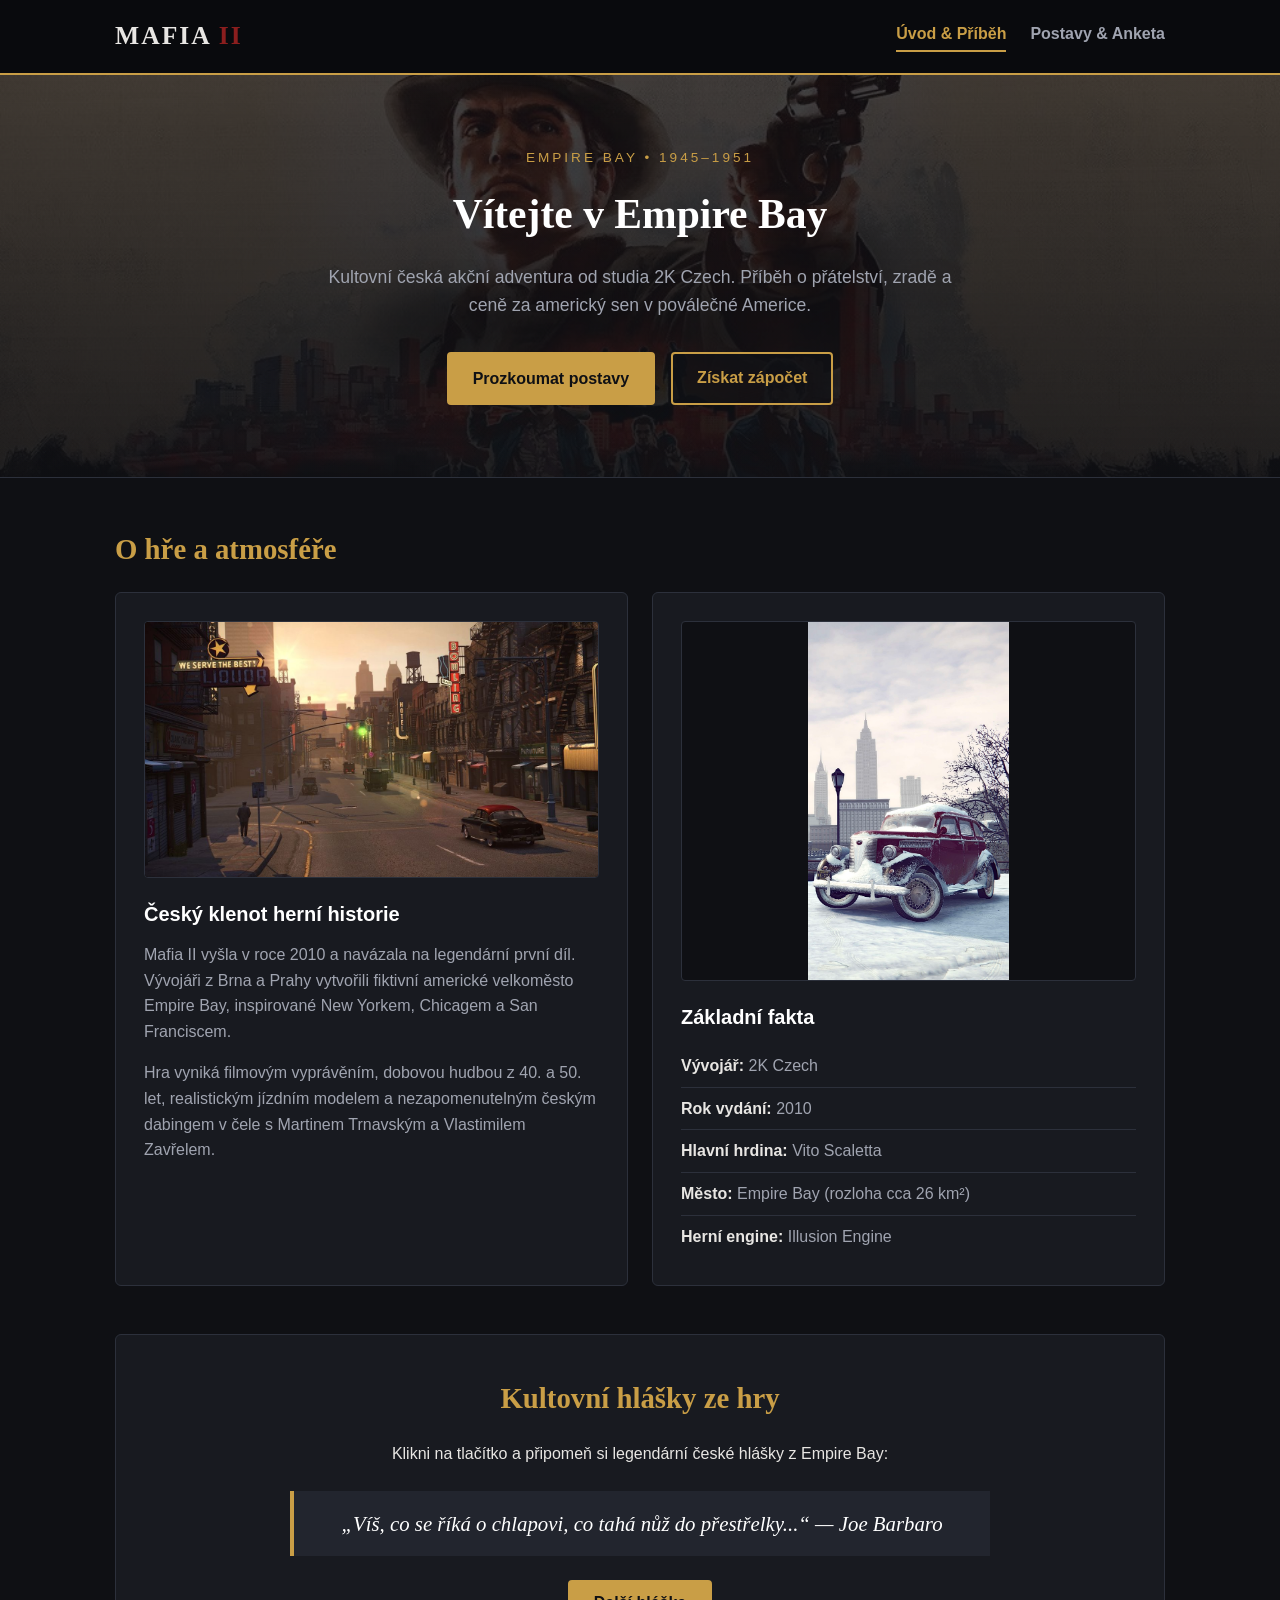
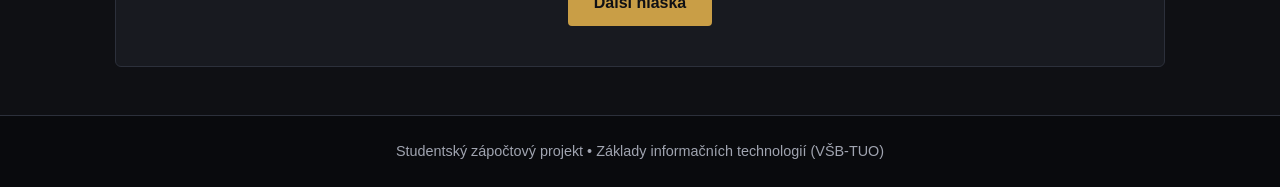
<file: index.html>
<!DOCTYPE html>
<html lang="cs">
<head>
    <meta charset="UTF-8">
    <meta name="viewport" content="width=device-width, initial-scale=1.0">
    <title>Mafia II – Empire Bay | Fanouškovský web</title>
    <link rel="stylesheet" href="style.css">
</head>
<body>
    <header class="site-header">
        <div class="container nav-wrapper">
            <a href="index.html" class="logo">MAFIA <span>II</span></a>
            <nav class="main-nav">
                <a href="index.html" class="active">Úvod &amp; Příběh</a>
                <a href="postavy.html">Postavy &amp; Anketa</a>
            </nav>
        </div>
    </header>

    <section class="hero">
        <div class="container hero-content">
            <p class="subtitle">Empire Bay • 1945–1951</p>
            <h1>Vítejte v Empire Bay</h1>
            <p class="hero-text">
                Kultovní česká akční adventura od studia 2K Czech. Příběh o přátelství, zradě 
                a ceně za americký sen v poválečné Americe.
            </p>
            <div class="hero-buttons">
                <a href="postavy.html" class="btn">Prozkoumat postavy</a>
                <button id="zapocet-btn" class="btn btn-outline">Získat zápočet</button>
            </div>

            <div id="zapocet-box" class="zapocet-alert" aria-live="polite">
                <p class="zapocet-quote">„Promiň, mladej, zápočet nebyl součástí dohody.“</p>
                <span class="zapocet-author">— Leo Galante</span>
            </div>
        </div>
    </section>

    <main class="container">
        <section class="section">
            <h2>O hře a atmosféře</h2>
            <div class="grid-2">
                <div class="card">
                    <img src="empire.jpg" alt="Atmosféra města Empire Bay ve hře Mafia II" class="card-img" onerror="this.style.display='none'">
                    <h3>Český klenot herní historie</h3>
                    <p>
                        Mafia II vyšla v roce 2010 a navázala na legendární první díl. Vývojáři z Brna a Prahy 
                        vytvořili fiktivní americké velkoměsto Empire Bay, inspirované New Yorkem, Chicagem a San Franciscem.
                    </p>
                    <p>
                        Hra vyniká filmovým vyprávěním, dobovou hudbou z 40. a 50. let, realistickým jízdním modelem 
                        a nezapomenutelným českým dabingem v čele s Martinem Trnavským a Vlastimilem Zavřelem.
                    </p>
                </div>
                <div class="card">
                    <img src="cars.jpg" alt="Dobová auta v Empire Bay" class="card-img" onerror="this.style.display='none'">
                    <h3>Základní fakta</h3>
                    <ul class="fact-list">
                        <li><strong>Vývojář:</strong> 2K Czech</li>
                        <li><strong>Rok vydání:</strong> 2010</li>
                        <li><strong>Hlavní hrdina:</strong> Vito Scaletta</li>
                        <li><strong>Město:</strong> Empire Bay (rozloha cca 26 km²)</li>
                        <li><strong>Herní engine:</strong> Illusion Engine</li>
                    </ul>
                </div>
            </div>
        </section>

        <section class="section quote-box">
            <h2>Kultovní hlášky ze hry</h2>
            <p class="quote-intro">Klikni na tlačítko a připomeň si legendární české hlášky z Empire Bay:</p>
            <blockquote id="quote-display">
                „Víš, co se říká o chlapovi, co tahá nůž do přestřelky...“ — Joe Barbaro
            </blockquote>
            <button id="new-quote-btn" class="btn">Další hláška</button>
        </section>
    </main>

    <footer class="site-footer">
        <div class="container">
            <p>Studentský zápočtový projekt • Základy informačních technologií (VŠB-TUO)</p>
        </div>
    </footer>

    <script src="script.js"></script>
</body>
</html>
</file>
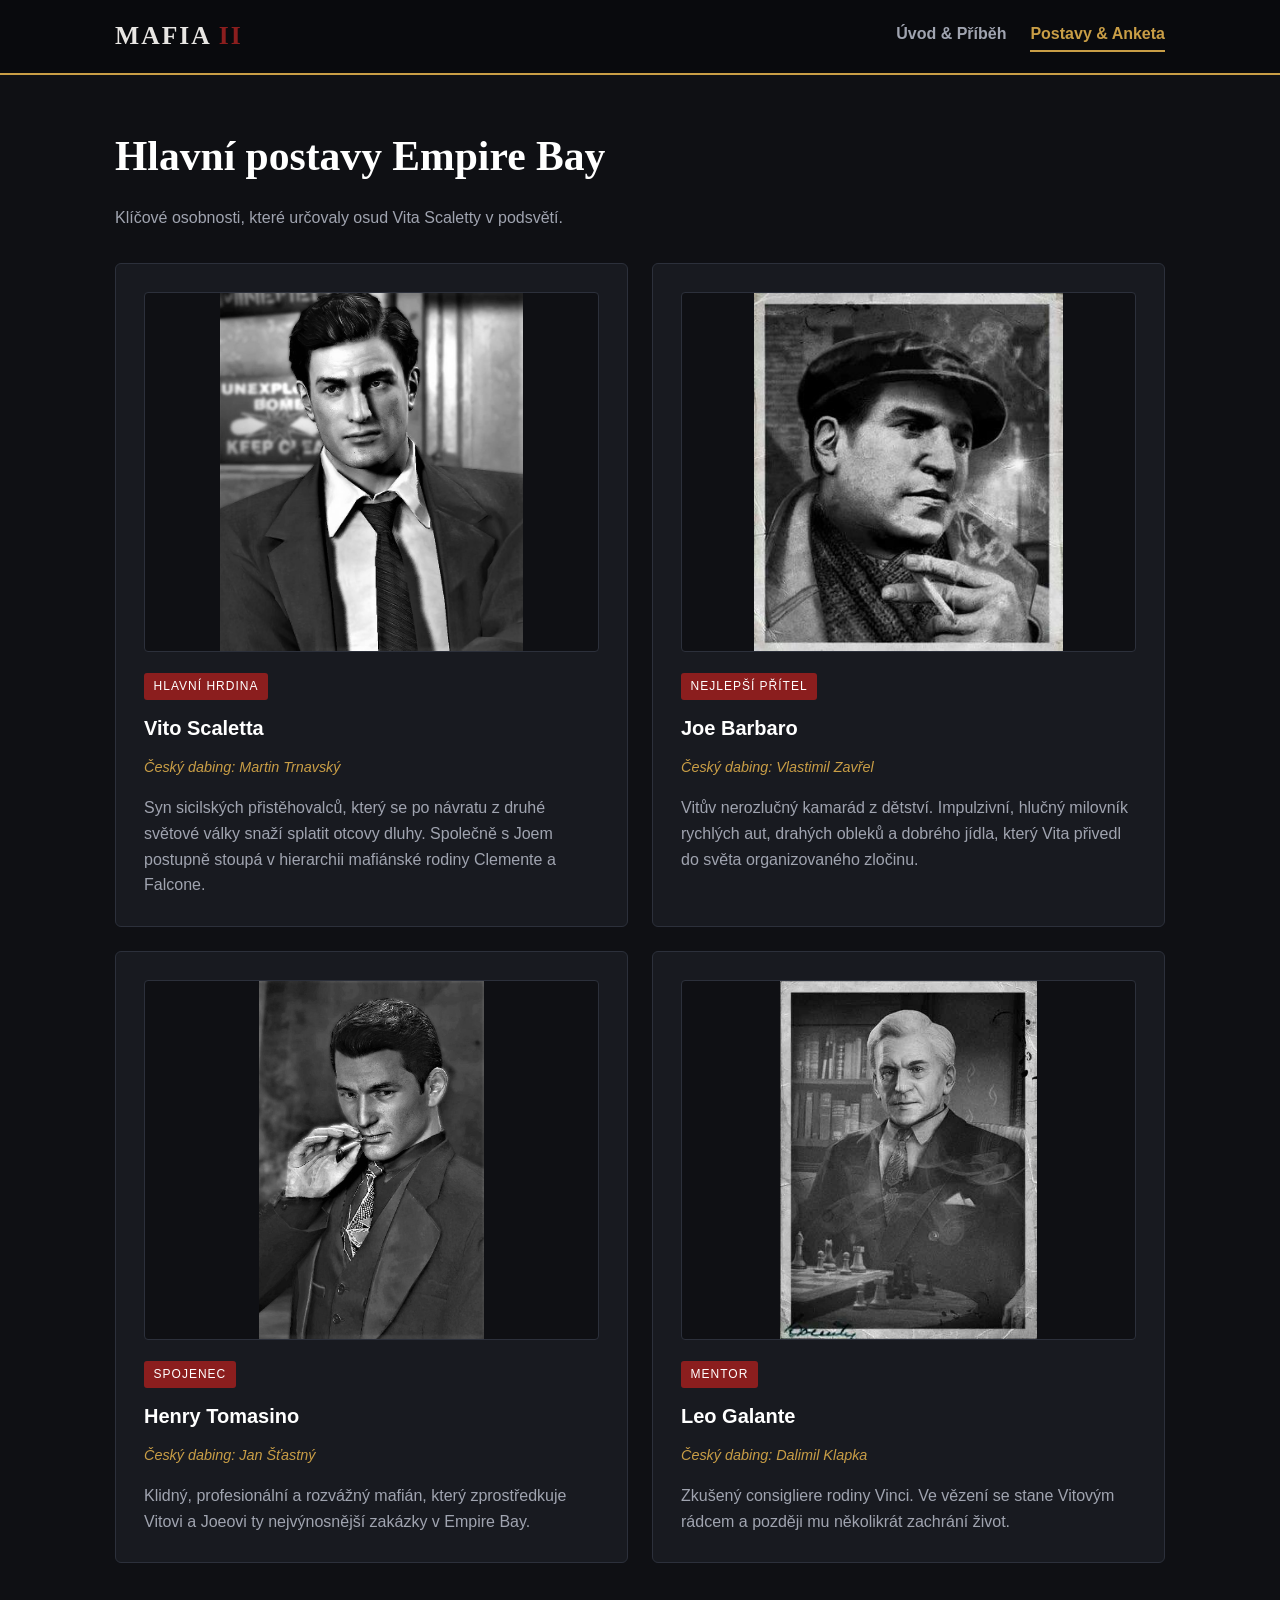
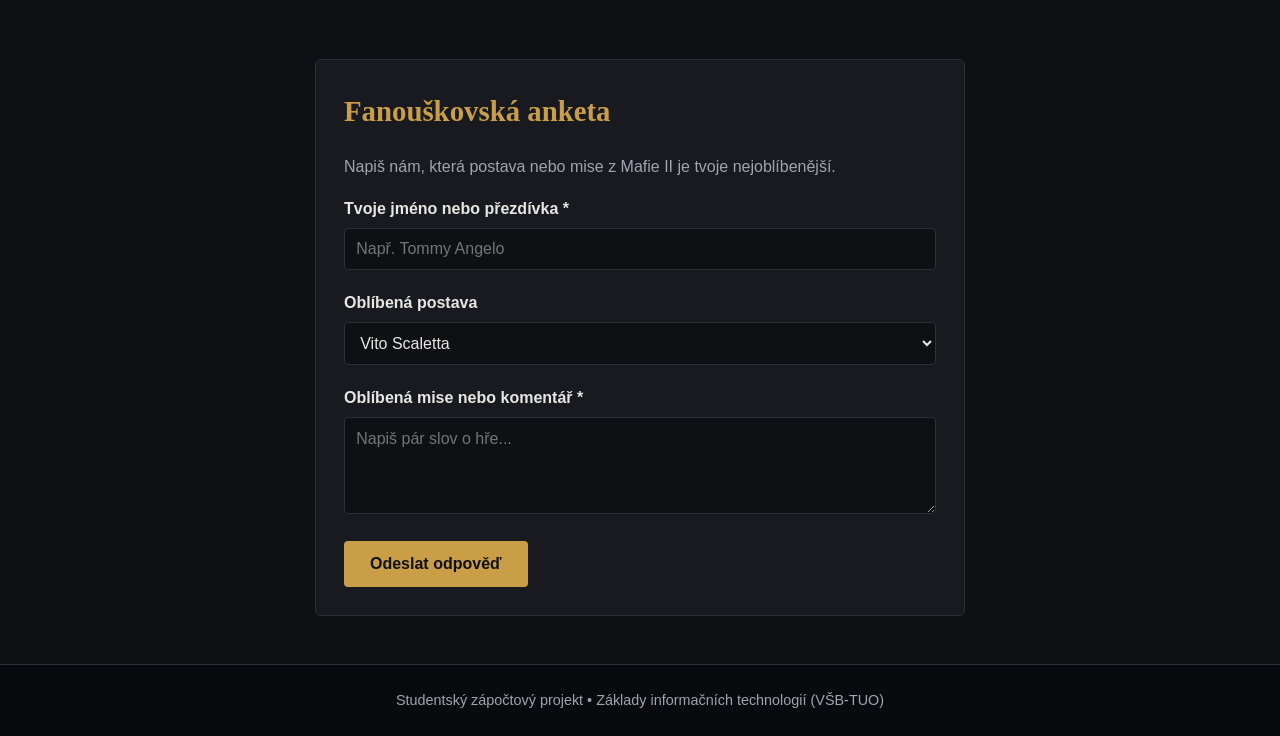
<file: postavy.html>
<!DOCTYPE html>
<html lang="cs">
<head>
    <meta charset="UTF-8">
    <meta name="viewport" content="width=device-width, initial-scale=1.0">
    <title>Postavy &amp; Anketa | Mafia II</title>
    <link rel="stylesheet" href="style.css">
</head>
<body>
    <header class="site-header">
        <div class="container nav-wrapper">
            <a href="index.html" class="logo">MAFIA <span>II</span></a>
            <nav class="main-nav">
                <a href="index.html">Úvod &amp; Příběh</a>
                <a href="postavy.html" class="active">Postavy &amp; Anketa</a>
            </nav>
        </div>
    </header>

    <main class="container">
        <section class="section">
            <h1>Hlavní postavy Empire Bay</h1>
            <p class="section-desc">Klíčové osobnosti, které určovaly osud Vita Scaletty v podsvětí.</p>

            <div class="grid-2">
                <article class="card character-card">
                    <img src="vito.jpg" alt="Vito Scaletta" class="char-img" onerror="this.style.display='none'">
                    <span class="badge">Hlavní hrdina</span>
                    <h3>Vito Scaletta</h3>
                    <p class="actor">Český dabing: Martin Trnavský</p>
                    <p>
                        Syn sicilských přistěhovalců, který se po návratu z druhé světové války snaží splatit 
                        otcovy dluhy. Společně s Joem postupně stoupá v hierarchii mafiánské rodiny Clemente a Falcone.
                    </p>
                </article>

                <article class="card character-card">
                    <img src="joe.jpg" alt="Joe Barbaro" class="char-img" onerror="this.style.display='none'">
                    <span class="badge">Nejlepší přítel</span>
                    <h3>Joe Barbaro</h3>
                    <p class="actor">Český dabing: Vlastimil Zavřel</p>
                    <p>
                        Vitův nerozlučný kamarád z dětství. Impulzivní, hlučný milovník rychlých aut, drahých obleků 
                        a dobrého jídla, který Vita přivedl do světa organizovaného zločinu.
                    </p>
                </article>

                <article class="card character-card">
                    <img src="henry.jpg" alt="Henry Tomasino" class="char-img" onerror="this.style.display='none'">
                    <span class="badge">Spojenec</span>
                    <h3>Henry Tomasino</h3>
                    <p class="actor">Český dabing: Jan Šťastný</p>
                    <p>
                        Klidný, profesionální a rozvážný mafián, který zprostředkuje Vitovi a Joeovi ty nejvýnosnější 
                        zakázky v Empire Bay.
                    </p>
                </article>

                <article class="card character-card">
                    <img src="leo.jpg" alt="Leo Galante" class="char-img" onerror="this.style.display='none'">
                    <span class="badge">Mentor</span>
                    <h3>Leo Galante</h3>
                    <p class="actor">Český dabing: Dalimil Klapka</p>
                    <p>
                        Zkušený consigliere rodiny Vinci. Ve vězení se stane Vitovým rádcem a později mu 
                        několikrát zachrání život.
                    </p>
                </article>
            </div>
        </section>

        <section class="section">
            <div class="card form-card">
                <h2>Fanouškovská anketa</h2>
                <p>Napiš nám, která postava nebo mise z Mafie II je tvoje nejoblíbenější.</p>

                <form id="fan-form" novalidate>
                    <div class="form-group">
                        <label for="username">Tvoje jméno nebo přezdívka *</label>
                        <input type="text" id="username" name="username" placeholder="Např. Tommy Angelo">
                    </div>

                    <div class="form-group">
                        <label for="favorite">Oblíbená postava</label>
                        <select id="favorite" name="favorite">
                            <option value="Vito Scaletta">Vito Scaletta</option>
                            <option value="Joe Barbaro">Joe Barbaro</option>
                            <option value="Henry Tomasino">Henry Tomasino</option>
                            <option value="Leo Galante">Leo Galante</option>
                        </select>
                    </div>

                    <div class="form-group">
                        <label for="message">Oblíbená mise nebo komentář *</label>
                        <textarea id="message" name="message" rows="4" placeholder="Napiš pár slov o hře..."></textarea>
                    </div>

                    <button type="submit" class="btn">Odeslat odpověď</button>
                </form>

                <div id="form-feedback" class="feedback" aria-live="polite"></div>
            </div>
        </section>
    </main>

    <footer class="site-footer">
        <div class="container">
            <p>Studentský zápočtový projekt • Základy informačních technologií (VŠB-TUO)</p>
        </div>
    </footer>

    <script src="script.js"></script>
</body>
</html>
</file>
<file: style.css>
:root {
    --bg-main: #0f1014;
    --bg-card: #181a20;
    --bg-accent: #22252e;
    --text-main: #e8e6e3;
    --text-muted: #a0a4b0;
    --gold: #c99e46;
    --gold-hover: #dfb358;
    --red-accent: #8b1e1e;
    --border: #2c303b;
}

* {
    box-sizing: border-box;
    margin: 0;
    padding: 0;
}

body {
    font-family: 'Segoe UI', Tahoma, Geneva, Verdana, sans-serif;
    background-color: var(--bg-main);
    color: var(--text-main);
    line-height: 1.6;
}

.container {
    width: 90%;
    max-width: 1050px;
    margin: 0 auto;
}

.site-header {
    background-color: #090a0d;
    border-bottom: 2px solid var(--gold);
    padding: 1rem 0;
    position: sticky;
    top: 0;
    z-index: 100;
}

.nav-wrapper {
    display: flex;
    justify-content: space-between;
    align-items: center;
    gap: 1rem;
}

.logo {
    font-family: Georgia, 'Times New Roman', serif;
    font-size: 1.6rem;
    font-weight: bold;
    color: var(--text-main);
    text-decoration: none;
    letter-spacing: 2px;
}

.logo span {
    color: var(--red-accent);
}

.main-nav {
    display: flex;
    gap: 1.5rem;
}

.main-nav a {
    color: var(--text-muted);
    text-decoration: none;
    font-weight: 600;
    padding-bottom: 4px;
    border-bottom: 2px solid transparent;
    transition: color 0.2s, border-color 0.2s;
}

.main-nav a:hover,
.main-nav a.active {
    color: var(--gold);
    border-bottom-color: var(--gold);
}

.hero {
    background: 
        linear-gradient(rgba(15, 16, 20, 0.78), rgba(15, 16, 20, 0.92)),
        url('hero.jpg') center/cover no-repeat,
        linear-gradient(135deg, #1b1512 0%, #0f1014 65%, #241313 100%);
    border-bottom: 1px solid var(--border);
    padding: 4.5rem 0;
    text-align: center;
}

.subtitle {
    color: var(--gold);
    text-transform: uppercase;
    letter-spacing: 3px;
    font-size: 0.85rem;
    margin-bottom: 0.75rem;
}

h1 {
    font-family: Georgia, 'Times New Roman', serif;
    font-size: 2.6rem;
    margin-bottom: 1rem;
    color: #ffffff;
}

h2 {
    font-family: Georgia, 'Times New Roman', serif;
    font-size: 1.8rem;
    color: var(--gold);
    margin-bottom: 1.25rem;
}

h3 {
    font-size: 1.25rem;
    margin-bottom: 0.75rem;
    color: #ffffff;
}

.hero-text {
    max-width: 650px;
    margin: 0 auto 2rem auto;
    color: var(--text-muted);
    font-size: 1.1rem;
}

.hero-buttons {
    display: flex;
    justify-content: center;
    gap: 1rem;
    flex-wrap: wrap;
}

.btn {
    display: inline-block;
    background-color: var(--gold);
    color: #0f1014;
    font-weight: bold;
    padding: 0.75rem 1.5rem;
    border: 2px solid var(--gold);
    border-radius: 4px;
    text-decoration: none;
    cursor: pointer;
    font-size: 1rem;
    transition: all 0.2s;
}

.btn:hover {
    background-color: var(--gold-hover);
    border-color: var(--gold-hover);
}

.btn-outline {
    background-color: rgba(15, 16, 20, 0.7);
    color: var(--gold);
    border: 2px solid var(--gold);
}

.btn-outline:hover {
    background-color: var(--gold);
    color: #0f1014;
}

.zapocet-alert {
    display: none;
    max-width: 560px;
    margin: 1.75rem auto 0 auto;
    padding: 1.1rem 1.5rem;
    background-color: rgba(139, 30, 30, 0.25);
    border: 1px solid var(--red-accent);
    border-left: 4px solid var(--red-accent);
    border-radius: 4px;
    text-align: center;
}

.zapocet-alert.visible {
    display: block;
    animation: fadeIn 0.3s ease-in-out;
}

.zapocet-quote {
    font-family: Georgia, 'Times New Roman', serif;
    font-size: 1.15rem;
    font-style: italic;
    color: #ffffff;
    margin-bottom: 0.3rem;
}

.zapocet-author {
    font-size: 0.85rem;
    color: var(--gold);
    text-transform: uppercase;
    letter-spacing: 1px;
}

@keyframes fadeIn {
    from { opacity: 0; transform: translateY(-6px); }
    to { opacity: 1; transform: translateY(0); }
}

.section {
    padding: 3rem 0;
}

.section-desc {
    color: var(--text-muted);
    margin-bottom: 2rem;
}

.grid-2 {
    display: grid;
    grid-template-columns: repeat(2, 1fr);
    gap: 1.5rem;
}

.card {
    background-color: var(--bg-card);
    border: 1px solid var(--border);
    border-radius: 6px;
    padding: 1.75rem;
    overflow: hidden;
}

.card-img,
.char-img {
    width: 100%;
    height: auto;
    max-height: 360px;
    object-fit: contain;
    background-color: #0f1014;
    border-radius: 4px;
    margin-bottom: 1.25rem;
    border: 1px solid var(--border);
    display: block;
}

.card p {
    margin-bottom: 1rem;
    color: var(--text-muted);
}

.card p:last-child {
    margin-bottom: 0;
}

.fact-list {
    list-style: none;
}

.fact-list li {
    padding: 0.5rem 0;
    border-bottom: 1px solid var(--border);
    color: var(--text-muted);
}

.fact-list li:last-child {
    border-bottom: none;
}

.fact-list strong {
    color: var(--text-main);
}

.badge {
    display: inline-block;
    background-color: var(--red-accent);
    color: #ffffff;
    font-size: 0.75rem;
    text-transform: uppercase;
    letter-spacing: 1px;
    padding: 0.25rem 0.6rem;
    border-radius: 3px;
    margin-bottom: 0.75rem;
}

.actor {
    font-size: 0.9rem;
    color: var(--gold) !important;
    font-style: italic;
}

.quote-box {
    text-align: center;
    background-color: var(--bg-card);
    border: 1px solid var(--border);
    border-radius: 6px;
    padding: 2.5rem 1.5rem;
    margin-bottom: 3rem;
}

blockquote {
    font-family: Georgia, 'Times New Roman', serif;
    font-size: 1.3rem;
    font-style: italic;
    color: #ffffff;
    max-width: 700px;
    margin: 1.5rem auto;
    padding: 1rem 1.5rem;
    border-left: 4px solid var(--gold);
    background-color: var(--bg-accent);
}

.form-card {
    max-width: 650px;
    margin: 0 auto;
}

.form-group {
    margin-bottom: 1.25rem;
}

.form-group label {
    display: block;
    margin-bottom: 0.4rem;
    font-weight: 600;
}

.form-group input,
.form-group select,
.form-group textarea {
    width: 100%;
    padding: 0.7rem;
    background-color: var(--bg-main);
    border: 1px solid var(--border);
    border-radius: 4px;
    color: var(--text-main);
    font-family: inherit;
    font-size: 1rem;
}

.form-group input:focus,
.form-group select:focus,
.form-group textarea:focus {
    outline: none;
    border-color: var(--gold);
}

.feedback {
    margin-top: 1.25rem;
    padding: 0.9rem;
    border-radius: 4px;
    display: none;
    font-weight: 600;
}

.feedback.error {
    display: block;
    background-color: rgba(139, 30, 30, 0.25);
    border: 1px solid var(--red-accent);
    color: #ff9c9c;
}

.feedback.success {
    display: block;
    background-color: rgba(46, 125, 50, 0.25);
    border: 1px solid #388e3c;
    color: #a5d6a7;
}

.site-footer {
    background-color: #090a0d;
    border-top: 1px solid var(--border);
    text-align: center;
    padding: 1.5rem 0;
    color: var(--text-muted);
    font-size: 0.9rem;
}

@media (max-width: 768px) {
    .nav-wrapper {
        flex-direction: column;
        text-align: center;
    }

    h1 {
        font-size: 2rem;
    }

    .grid-2 {
        grid-template-columns: 1fr;
    }

    .hero {
        padding: 3rem 0;
    }
}
</file>
